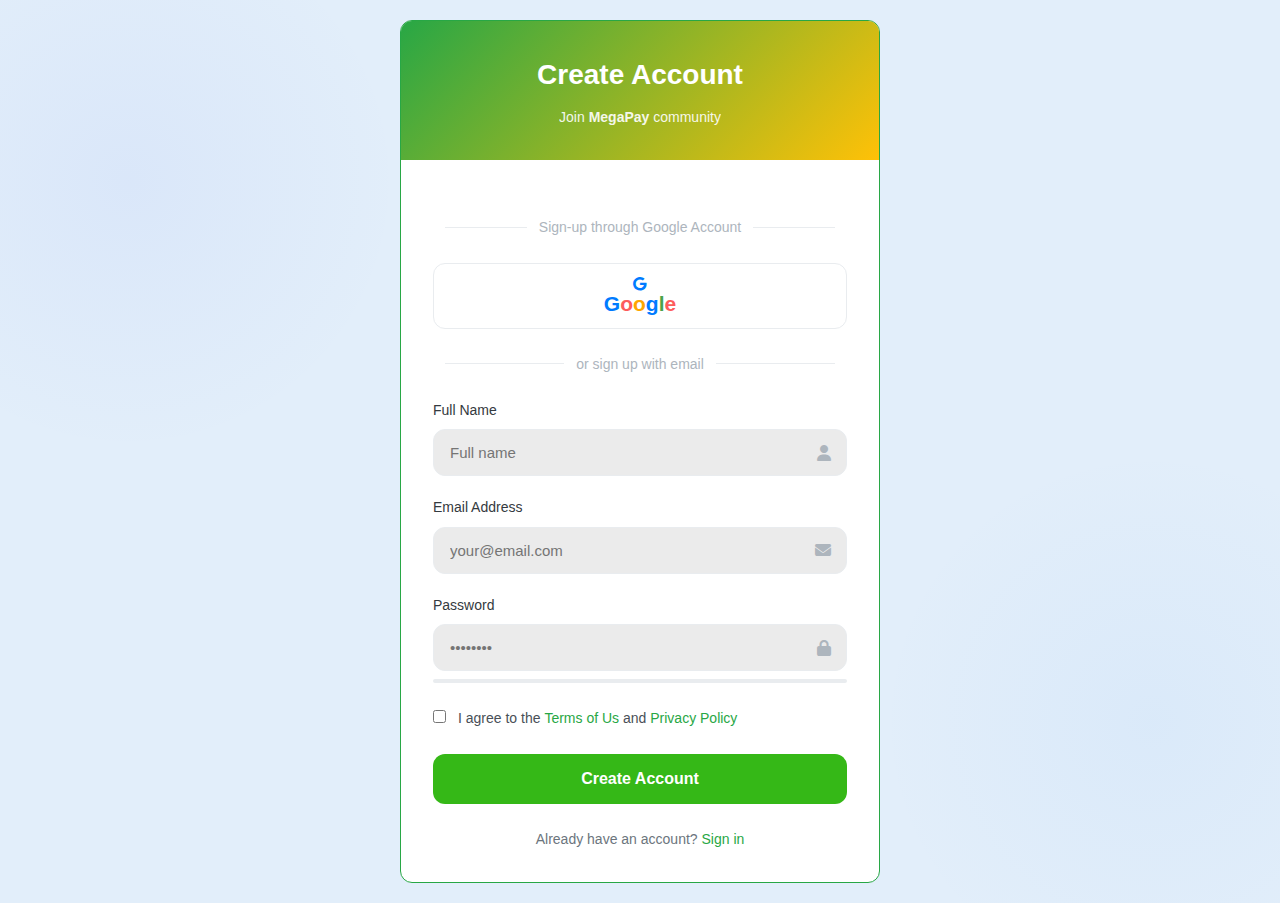
<file: sign-up.html>
<!DOCTYPE html>
<html lang="en">
<head>
    <meta charset="UTF-8">
    <meta name="viewport" content="width=device-width, initial-scale=1.0">
    <link rel="stylesheet" href="sign-up.css">
    <link rel="stylesheet" href="style.css">
    <!-- Fonts & Icons -->
    <link rel="preconnect" href="https://fonts.googleapis.com">
    <link rel="preconnect" href="https://fonts.gstatic.com" crossorigin>
    <link href="https://fonts.googleapis.com/css2?family=Poppins:wght@300;400;500;600;700&display=swap" rel="stylesheet">
    <link rel="stylesheet" href="https://cdnjs.cloudflare.com/ajax/libs/font-awesome/6.4.0/css/all.min.css">
    <title>megapay.site | Sign Up</title>
    
</head>
<body>
    <div class="signup-container">
        <div class="signup-header">
            <h1>Create Account</h1>
            <p>Join <a href="index.html" class="under"><b>MegaPay</b></a> community</p>
        </div>
        
        <div class="signup-body">
            <label for="Google" class="divider">Sign-up through Google Account</label>
            <div class="social-login">
                <a href="" class="google social-btn" >
                    <button class="social-btn-tty google" id="Google">
                      <i class="fab fa-google"></i>
                     <h2>G<span style="color: rgb(253, 92, 92);">o</span><span style="color: orange;">o</span>g<span style="color:rgb(74, 163, 74) ;">l</span><span style="color:  rgb(253, 92, 92);">e</span></h2>
                    </button>
                </a>
                
            </div>
            
            <div class="divider">or sign up with email</div>
            
            <form id="signupForm">
                <div class="form-group">
                    <label for="fullname">Full Name</label>
                    <div class="input-field">
                        <input type="text" id="fullname" name="fullname" placeholder="Full name">
                        <i class="fas fa-user input-icon"></i>
                    </div>
                    <div class="error-message" id="name-error">Please enter your full name</div>
                </div>
                
                <div class="form-group">
                    <label for="email">Email Address</label>
                    <div class="input-field">
                        <input type="email" id="email" name="email" placeholder="your@email.com">
                        <i class="fas fa-envelope input-icon"></i>
                    </div>
                    <div class="error-message" id="email-error">Please enter a valid email address</div>
                </div>
                
                <div class="form-group">
                    <label for="password">Password</label>
                    <div class="input-field">
                        <input type="password" id="password" name="password" placeholder="••••••••">
                        <i class="fas fa-lock input-icon"></i>
                    </div>
                    <div class="password-strength">
                        <div class="strength-meter" id="strength-meter"></div>
                    </div>
                    <div class="error-message" id="password-error">Password must be at least 6 characters</div>
                </div>
                
                <div class="terms">
                    <input type="checkbox" id="terms" name="terms">
                    <label for="terms">I agree to the <a href="term.html">Terms of Us</a> and <a href="privacy.html">Privacy Policy</a></label>
                </div>
                <div class="error-message" id="terms-error">You must accept the terms and conditions</div>
                <!--action-->
                
                <button type="submit"  class="signup-button">Create Account</button>
            </form>
            
            <div class="signup-footer">
                Already have an account? <a href="register.html">Sign in</a>
            </div>
        </div>
    </div>

    <script>
        document.addEventListener('DOMContentLoaded', function() {
            const form = document.getElementById('signupForm');
            const passwordInput = document.getElementById('password');
            const strengthMeter = document.getElementById('strength-meter');
            
            // Password strength indicator
            passwordInput.addEventListener('input', function() {
                const password = this.value;
                let strength = 0;
                
                // Check password length
                if (password.length >= 6) strength += 1;
                if (password.length >= 12) strength += 1;
                
                // Check for mixed case
                if (password.match(/([a-z].*[A-Z])|([A-Z].*[a-z])/)) strength += 1;
                
                // Check for numbers
                if (password.match(/([0-9])/)) strength += 1;
                
                // Check for special chars
                if (password.match(/([!,%,&,@,#,$,^,*,?,_,~])/)) strength += 1;
                
                // Update strength meter
                strengthMeter.className = 'strength-meter';
                
                if (password.length === 0) {
                    strengthMeter.style.width = '0%';
                } else if (strength <= 2) {
                    strengthMeter.classList.add('weak');
                } else if (strength === 3) {
                    strengthMeter.classList.add('medium');
                } else {
                    strengthMeter.classList.add('strong');
                }
            });
            
            // Form validation
            form.addEventListener('submit', function(e) {
                e.preventDefault();
                
                // Get form values
                const fullname = document.getElementById('fullname').value.trim();
                const email = document.getElementById('email').value.trim();
                const password = document.getElementById('password').value.trim();
                const terms = document.getElementById('terms').checked;
                
                // Reset error messages
                document.querySelectorAll('.error-message').forEach(el => {
                    el.style.display = 'none';
                });
                
                // Validate form
                let isValid = true;
                const emailRegex = /^[^\s@]+@[^\s@]+\.[^\s@]+$/;
                
                // Name validation
                if (!fullname) {
                    document.getElementById('name-error').style.display = 'block';
                    isValid = false;
                }
                
                // Email validation
                if (!email) {
                    document.getElementById('email-error').textContent = 'Email is required';
                    document.getElementById('email-error').style.display = 'block';
                    isValid = false;
                } else if (!emailRegex.test(email)) {
                    document.getElementById('email-error').textContent = 'Please enter a valid email address';
                    document.getElementById('email-error').style.display = 'block';
                    isValid = false;
                }
                
                // Password validation
                if (!password) {
                    document.getElementById('password-error').textContent = 'Password is required';
                    document.getElementById('password-error').style.display = 'block';
                    isValid = false;
                } else if (password.length < 6) {
                    document.getElementById('password-error').textContent = 'Password must be at least 6 characters';
                    document.getElementById('password-error').style.display = 'block';
                    isValid = false;
                }
                
                // Terms validation
                if (!terms) {
                    document.getElementById('terms-error').style.display = 'block';
                    isValid = false;
                }
                
                // If form is valid, proceed with signup
                if (isValid) {
                    // Here you would typically send the data to a server
                    console.log('Signup submitted:', { fullname, email, password, terms });
                    
                    // Show success message (in a real app, you would redirect or show a proper message)
                    alert('Account created successfully !');
                    
                    // Reset form
                    this.reset();
                    strengthMeter.style.width = '0%';
                }
            });
            
            // Hide errors when user starts typing
            document.getElementById('fullname').addEventListener('input', function() {
                document.getElementById('name-error').style.display = 'none';
            });
            
            document.getElementById('email').addEventListener('input', function() {
                document.getElementById('email-error').style.display = 'none';
            });
            
            document.getElementById('password').addEventListener('input', function() {
                document.getElementById('password-error').style.display = 'none';
            });
            
            document.getElementById('terms').addEventListener('change', function() {
                document.getElementById('terms-error').style.display = 'none';
            });
        });
    </script>
</body>
</html>
</file>
<file: sign-up.css>
/*:root {
           
            
            --secondary: #3f37c9;
            --dark: #1a1a2e;
            --light: #f8f9fa;
            --success: #4cc9f0;
            --danger: #f72585;
            --warning: #f8961e;
            --border-radius: 12px;
            --box-shadow: 0 8px 24px rgba(0, 0, 0, 0.1);
            --transition: all 0.3s cubic-bezier(0.25, 0.8, 0.25, 1);
        }*/
        :root {   
    --primary-light: #359b3a;
    --blue: #007bff;
    --indigo: #6610f2;
    --purple: #6f42c1;
    --red: #dc3545;
    --warning: #f8961e;
    --ppmary: #4CAF50;
    --primary-dark: #388E3C;
    --danger: #f72585;
    --yellow: #ffc107;
    --green: #28a745;
    --cyan: #17a2b8;
    --white: #fff;
    --gray: #6c757d;
    --gray-dark: #343a40;
    --primary: #007bff;
    --secondary: #6c757d;
    --success: #28a745;
    --info: #35b817;
    --warning: #ffc107;
    --danger: #dc3545;
    --light: #e2eefa;
    --dark: #343a40;
    --border-radius: 12px;
    --breakpoint-xs: 0;
    --breakpoint-sm: 576px;
    --breakpoint-md: 768px;
    --breakpoint-lg: 992px;
    --breakpoint-xl: 1200px; 
    --transition: all 0.3s cubic-bezier(0.25, 0.8, 0.25, 1);
    --font-family-sans-serif: -apple-system, BlinkMacSystemFont, "Segoe UI", Roboto, "Helvetica Neue", Arial, "Noto Sans", sans-serif, "Apple Color Emoji", "Segoe UI Emoji", "Segoe UI Symbol", "Noto Color Emoji";}
 


        * {
            margin: 0;
            padding: 0;
            box-sizing: border-box;
            font-family: 'Inter', -apple-system, BlinkMacSystemFont, sans-serif;
        }

        body {
            background-color: var(--light);
            display: flex;
            justify-content: center;
            align-items: center;
            min-height: 100vh;
            background-image: 
                radial-gradient(circle at 10% 20%, rgba(67, 97, 238, 0.05) 0%, transparent 20%),
                radial-gradient(circle at 90% 80%, rgba(72, 149, 239, 0.05) 0%, transparent 20%);
        }

        .signup-container {
            width: 100%;
            max-width: 480px;
            border: solid 1px var(--success);
            background-color: white;
            border-radius: 12px;
            box-shadow: var(--box-shadow);
            overflow: hidden;
            margin: 20px;
          animation: fadeIn 0.5s ease-in-out;
        }
 @keyframes fadeIn {
            from { opacity: 0; transform: translateY(-20px); }
            to { opacity: 1; transform: translateY(0); }
        }

        .signup-header {
            padding: 32px;
            background: linear-gradient(135deg, var(--success), var(--warning));
            color: white;
            text-align: center;
        }

        .signup-header h1 {
            font-size: 28px;
            font-weight: 700;
            margin-bottom: 8px;
        }

        .signup-header p {
            opacity: 0.9;
            font-size: 14px;
        }

        .signup-body {
            padding: 32px;
        }

        .social-login {
            display: flex;
            gap: 16px;
            margin-bottom: 24px;
        }

        .social-btn {
            flex: 1;
            padding: 12px;
            border-radius: var(--border-radius);
            border: 1px solid #e9ecef;
            background: white;
            display: flex;
            align-items: center;
            justify-content: center;
            gap: 8px;
            font-size: 14px;
            font-weight: 500;
            cursor: pointer;
            transition: var(--transition);
        }
        .social-btn-tty{
            border: transparent;
            background-color: white;
            font-size: 14px;
            font-weight: 500;
            cursor: pointer;
            transition: var(--transition);
        }

        .social-btn:hover {
            background-color: #f8f9fa;
            transform: translateY(-2px);
        }

        .social-btn-tty.google { color: #007bff; }
        
        .divider {
            display: flex;
            align-items: center;
            margin: 24px 0;
            color: #adb5bd;
            font-size: 14px;
        }
         .terms input {
            margin-right: 0.5rem;
            accent-color: var(--info);
        }

        .divider::before, .divider::after {
            content: "";
            flex: 1;
            height: 1px;
            background: #e9ecef;
            margin: 0 12px;
        }
        .under:hover{
            text-decoration: underline;
        }

        .form-group {
            margin-bottom: 20px;
            position: relative;
        }

        .form-group label {
            display: block;
            margin-bottom: 8px;
            font-size: 14px;
            font-weight: 500;
            color: var(--dark);
        }

        .input-field {
            position: relative;
        }

        .input-field input {
            width: 100%;
            padding: 14px 16px;
            border: 1px solid #e9ecef;
            border-radius: var(--border-radius);
            font-size: 15px;
            transition: var(--transition);
            background-color: #ebebeb;
        }

        .input-field input:focus {
            border-color: var(--primary-light);
            box-shadow: 0 0 0 3px rgba(67, 97, 238, 0.1);
            outline: none;
            background-color: white;
        }

        .input-field i {
            position: absolute;
            right: 16px;
            top: 50%;
            transform: translateY(-50%);
            color: #adb5bd;
            font-size: 16px;
        }

        .password-strength {
            height: 4px;
            background-color: #e9ecef;
            border-radius: 2px;
            margin-top: 8px;
            overflow: hidden;
        }

        .strength-meter {
            height: 100%;
            width: 0%;
            background-color: var(--danger);
            transition: var(--transition);
        }

        .error-message {
            color: var(--danger);
            font-size: 12px;
            margin-top: 6px;
            display: none;
        }

        .terms {
            display: flex;
            align-items: flex-start;
            margin: 24px 0;
            font-size: 14px;
            color: #495057;
        }

        .terms input {
            margin-right: 12px;
            margin-top: 3px;
        }

        .terms a {
            color: var(--success);
            text-decoration: none;
            font-weight: 500;
        }
         .terms a:hover{
            text-decoration: underline;
         }

        .signup-button {
            width: 100%;
            padding: 16px;
            background: linear-gradient(135deg, var(--info), var(--info));
            border: none;
            border-radius: var(--border-radius);
            color: white;
            font-size: 16px;
            font-weight: 600;
            cursor: pointer;
            transition: var(--transition);
        }

        .signup-button:hover {
            transform: translateY(-2px);
            background: linear-gradient(135deg, var(--primary-dark), var(--ppmary));
            box-shadow: 0 6px 12px rgba(67, 97, 238, 0.2);
        }

        .signup-footer {
            text-align: center;
            margin-top: 24px;
            font-size: 14px;
            color: #6c757d;
        }
        .signup-footer a:hover{
            text-decoration: underline;
        }

        .signup-footer a {
            color: var(--success);
            text-decoration: none;
            font-weight: 500;
        }

        /* Password strength indicator colors */
        .weak { background-color: var(--danger) !important; width: 30% !important; }
        .medium { background-color: var(--warning) !important; width: 60% !important; }
        .strong { background-color: var(--success) !important; width: 100% !important; }

        /* Responsive adjustments */
        @media (max-width: 576px) {
            .signup-header, .signup-body {
                padding: 24px;
            }
            
            .social-login {
                flex-direction: column;
            }
        }
</file>
<file: style.css>
:root {   
    --blue: #007bff;
    --indigo: #6610f2;
    --purple: #6f42c1;
    --red: #dc3545;
    --orange: #fd7e14;
    --yellow: #ffc107;
    --green: #28a745;
    --cyan: #17a2b8;
    --white: #fff;
    --gray: #6c757d;
    --gray-dark: #343a40;
    --primary: #007bff;
    --secondary: #6c757d;
    --success: #28a745;
    --info: #35b817;
    --warning: #ffc107;
    --danger: #dc3545;
    --light: #e2eefa;
    --dark: #343a40;
    --breakpoint-xs: 0;
    --breakpoint-sm: 576px;
    --breakpoint-md: 768px;
    --breakpoint-lg: 992px;
    --breakpoint-xl: 1200px;
    --font-family-sans-serif: -apple-system, BlinkMacSystemFont, "Segoe UI", Roboto, "Helvetica Neue",
     Arial, "Noto Sans", sans-serif, "Apple Color Emoji", "Segoe UI Emoji", "Segoe UI Symbol", "Noto Color Emoji";
}
 

/* Base Styles */
* {
    margin: 0;
    padding: 0;
    box-sizing: border-box;
}


html {
    scroll-behavior: smooth;
}

body {
    font-family: var(--font-family-sans-serif);
    color: var(--gray-dark);
    background-color: var(--light);
    line-height: 1.6;
    overflow-x: hidden;
}

a {
    text-decoration: none;
    color: inherit;
}

img {
    max-width: 100%;
    height: auto;
}

.container, .container-fluid {
    width: 100%;
    padding-right: 15px;
    padding-left: 15px;
    margin-right: auto;
    margin-left: auto;
}

@media (min-width: 576px) {
    .container {
        max-width: 540px;
    }
}

@media (min-width: 768px) {
    .container {
        max-width: 720px;
    }
}

@media (min-width: 992px) {
    .container {
        max-width: 960px;
    }
}

@media (min-width: 1200px) {
    .container {
        max-width: 1140px;
    }
}

.row {
    display: flex;
    flex-wrap: wrap;
    margin-right: -15px;
    margin-left: -15px;
}

.col-14{
    position: absolute;
    padding-right: 15px;
    padding-bottom: 18px;
    padding-left: 15px;
}
.col-12, .col-lg-6, .col-lg-4, .col-lg-8, .col-md-6, .col-md-4, .col-sm-6 {
    position: relative;
    width: 100%;
    padding-right: 15px;
    padding-bottom: 18px;
    padding-left: 15px;
}

@media (min-width: 768px) {
    .col-md-4 {
        flex: 0 0 33.333333%;
        max-width: 33.333333%;
    }
    .col-md-6 {
        flex: 0 0 50%;
        max-width: 50%;
    }
}

@media (min-width: 992px) {
    .col-lg-4 {
        flex: 0 0 33.333333%;
        max-width: 33.333333%;
    }
    .col-lg-6 {
        flex: 0 0 50%;
        max-width: 50%;
    }
    .col-lg-8 {
        flex: 0 0 66.666667%;
        max-width: 66.666667%;
    }
}

.text-center {
    text-align: center;
}

.mb-4, .mb-5 {
    margin-bottom: 1.5rem;
}
.mb-5 {
    margin-bottom: 3rem;
}

.mt-3 {
    margin-top: 1rem;
}

.shadow {
    box-shadow: 0 0.5rem 1rem rgba(0, 0, 0, 0.15) !important;
}


/* Hero Section */
.hero-section {
    padding: 120px 0 80px;
    background: linear-gradient(135deg, var(--white) 0%, var(--white) 100%);
}

.hero-title-wrapper h1 {
    font-size: 2.5rem;
    font-weight: 700;
    color: var(--dark);
    margin-bottom: 20px;
    line-height: 1.3;
}

.hero-intro-t {
    font-size: 1.1rem;
    color: var(--gray);
    margin-bottom: 15px;
    line-height: 1.6;
}

.hero-cta-wrapper {
    margin-top: 30px;
}

.c-btn {
    display: inline-flex;
    align-items: center;
    padding: 12px 35px;
    text-align: center;
    background-color: var(--info);
    color: var(--white);
    border-radius: 25px;
    font-weight: 500;
    transition: all 0.3s;
}

.c-btn:hover {
    background-color: var(--success);
    color:var(--white);
    transform: translateY(-3px);
    box-shadow: 0 5px 15px rgba(78, 148, 84, 0.597);
}

.c-btn span.material-symbols-outlined {
    margin-left: 5px;
    font-size: 20px;
}

.c-btn-a {
    background-color:#0a0a0a;
    border-radius: 30px;
    width: 250px;
    text-align: center;
    color:var(--white);
}

.c-btn-a:hover {
    background-color: var(--white);
    border-radius: 30px;
    width: 250px;
    text-align: center;
    text-decoration: none;
    color:#0a0a0a;
}

.hero-images-container {
    position: relative;
    height: 100%;
    min-height: 400px;
}

.img-fluid{
    box-shadow: none;
}

.hero-image-l, .hero-image-r {
    position: absolute;
}

.hero-image-l {
    left: 0;
    top: 0;
}

.hero-image-r {
    right: 0;
    bottom: 0;

}
/* .hero-image-r img{
    animation: infinite shake 0.3s;
    animation-duration: 1.5s;
    transform: translate(-90deg);
}
@keyframes  shake {
    0%{ 
        transform: translate(-180deg);

    }
    50%{
        transform: translate(90deg);
    }
    100%{
        transform: translate(360deg);
    }
} */
 .mm-mm-m1{
    animation: shake 3.5s infinite;


 }
.hero-image-r img {
    animation: shake 1.5s infinite;
}

@keyframes shake {
    0% { transform: translateX(0); }
    10% { transform: translateX(-5px); }
    20% { transform: translateX(5px); }
    30% { transform: translateX(-5px); }
    40% { transform: translateX(5px); }
    50% { transform: translateX(-5px); }
    60% { transform: translateX(5px); }
    70% { transform: translateX(-5px); }
    80% { transform: translateX(5px); }
    90% { transform: translateX(-5px); }
    100% { transform: translateX(0); }
}
/* Container holding both image blocks */
.hero-images-container {
    display: flex;
    justify-content: center;
    align-items: flex-end;
    gap: 20px;
    width: 80%; /* Reduced width */
    margin: 0 auto;
    position: relative;
}

/* Left image container - smaller */
.hero-image-l {
    position: relative;
    z-index: 1;
    flex: 0 0 40%; /* Shrink it down */
}

.hero-img-l {
    width: 100%;
    max-width: 100%;
    height: auto;
    display: block;
}

/* Right image container - V shape on top */
.hero-image-r {
    position: absolute;
    top: 0;
    left: 0;
    width: 100%;
    height: 100%;
    z-index: 2;
    pointer-events: none;

    display: flex;
    justify-content: center;
    align-items: flex-end;
    gap: 10px;
}

/* Reduce and angle the images in V */
.hero-image-r img {
    width: 60%; /* Smaller, cleaner size */
    max-width: 170px;
    height: auto;
    display: block;
    animation: float 3s ease-in-out infinite;
    transform-origin: bottom center;
}

.hero-image-r img:first-child {
    transform: rotate(-12deg);
}

.hero-image-r img:last-child {
    transform: rotate(12deg);
}

/* Floating animation */
@keyframes float {
    0%, 100% {
        transform: translateY(0) rotate(var(--angle, 0));
    }
    50% {
        transform: translateY(-8px) rotate(var(--angle, 0));
    }
}

/* Start Now Section */
.content-section {
    padding: 80px 0;
}

.s-bg-secondary {
    background-color: var(--light);
}

.section-title-wrapper {
    margin-bottom: 50px;
}

.section-title {
    font-size: 2rem;
    font-weight: 700;
    color: var(--dark);
    position: relative;
    display: inline-block;
}

.section-title.text-center {
    display: block;
}

.section-title:after {
    content: '';
    position: absolute;
    bottom: -10px;
    left: 0;
    width: 50px;
    height: 3px;
    background-color: var(--orange);
}

.text-center.section-title:after {
    left: 50%;
    transform: translateX(-50%);
}

/*.start-now-col {
    background-color: var(--white);
    border-radius: 10px;
    padding: 30px;
    height: 100%;
    box-shadow: 0 5px 15px rgba(0, 0, 0, 0.05);
    transition: all 0.3s;
}*/


.snc-icon-w {
    margin-bottom: 20px;
}

.snc-icon-w-i {
    width: 70px;
    height: 70px;
    border-radius: 30%;
    display: flex;
    border: #28a745 2px solid;
    align-items: center;
    justify-content: center;
}

.snc-icon {
    max-width: 30px;
}


.snc-title {

    font-size: 1.3rem;
    font-weight: 600;
    color:#0a0a0a;
    margin-bottom: 15px;
}
.snc-link:hover{
    text-decoration: none;
}

.snc-text {
    color: var(--gray);
    margin-bottom: 20px;
    line-height: 1.6;
}


.snc-cta {
    display: inline-flex;
    align-items: center;
    color: var(--info);
    font-weight: 500;
    transition: all 0.3s;
    
}

.snc-cta:hover {
    color: var(--white);
    background-color:var(--success);
    padding-left: 5px;
    padding-top:1px ;
    padding-bottom:1px ;
    border-radius: 20px;
    padding-right:5px ;
    
    transform: translateX(5px);
}

.snc-cta span.material-symbols-outlined {
    margin-left: 5px;
    font-size: 18px;
}

/* Banners Section */
.banners-section {
    background-color: var(--white);
    padding-bottom: 80px;
}

.fe-banner-card {
    position: relative;
    border-radius: 10px;
    padding: 30px;
    height: 100%;
    min-height: 200px;
    overflow: hidden;
    color: var(--white);
}

.fe-banner-card-g {
    border: #28a745 2px solid;
    height: 117%;
    background-color: var(--light);
    color : var(--success);
   /* background: linear-gradient(135deg, var(--dark) 0%, var(--dark) 100%);*/
}

.fe-banner-card-p {
    background: linear-gradient(135deg, var(--info) 0%, var(--info) 100%);
    
}
.fe-banner-card-p1{
    background: linear-gradient(135deg, var(--white) 0%, var(--white) 100%);

}

.fe-banner-card-b {
    background: linear-gradient(135deg, var(--gray-dark) 0%, var(--gray-dark) 100%);
}

.fe-banner-card-r {
    background: linear-gradient(135deg, var(--danger) 0%, var(--danger) 100%);
}

.fbcg-s-1 {
    display: block;
    font-size: 1rem;
    font-weight: 600;
    background-color: #35b817;
    padding: 2px;
    width: 80px;
    text-align: center;
    border-radius: 20px;
    color: var(--white);
    margin-bottom: 5px;
    opacity: 0.8;
}

.fbcg-s-2 {
    display: block;
    font-size: 1.9rem;
    font-weight: 750;
    text-align: center;
    margin-bottom: 10px;
}

.fbcg-s-3 {
    display: block;
    font-size: 1rem;
    margin-bottom: 20px;
    line-height: 1.5;
}

.banner-char {
    position: absolute;
    max-height: 150px;
}

.banner-char-1an-u {
    position: absolute;
    right: 20px;
    bottom: 20px;
    max-height: 120px;
}

.banner-char-3 {
    right: 20px;
    bottom: 20px;
}

.banner-char-4 {
    right: 20px;
    bottom: 20px;
}

/* How To Section */
.how-to-section {
    background-color: var(--white);
}

.how-to-an-u {
    border-radius: 10px;
    box-shadow: 0 10px 30px rgba(0, 0, 0, 0.1);
}

/* Support Section */
.support-section {
    background-color: var(--light);
    padding: 80px 0;
}

.box {
    border: #44af40 2px solid;
    border-radius: 10px;
    color: #f8f9fa;
    gap: 19%;
    padding: 30px;
    height: 100%;
    transition: all 0.3s;
}
.section-title{
    color:var(--success);
}

.box-title {
    font-size: 1.3rem;
    font-weight: 600;
    color: var(--success);
}

.box-description {
    color: var(--gray);
    line-height: 1.6;
}

/* FAQ Section */
.testemonials-section {
    background-color: var(--light);
}

.accordion {
    width: 100%;
}

.faq-item {
    margin-bottom: 15px;
    border-radius: 5px;
    overflow: hidden;
    background-color: var(--light);
}

.faq-question {
    padding: 15px 20px;
    display: flex;
    align-items: center;
    cursor: pointer;
    background-color: var(--info);
    border-bottom: 1px solid var(--light);
}

.faq-question h4 {
    flex: 1;
    margin: 0;
    text-align: center;
    font-size: 1.0rem;
    color: var(--white);
}

.icon {
    display: inline-flex;
    align-items: center;
    justify-content: center;
    width: 25px;
    height: 25px;
    background-color: var(--success);
    color: var(--white);
    border-radius: 50%;
    margin-right: 15px;
    font-weight: bold;
    font-size: 0.9rem;
}

.toggle-icon {
    font-size: 1.5rem;
    font-weight: bold;
    transition: transform 0.3s;
}

.faq-answer {
    max-height: 0;
    overflow: hidden;
    transition: max-height 0.3s ease-out;
    background-color: var(--white);
}

.faq-answer p {
    padding: 20px;
    margin: 0;
    color: var(--gray);
    line-height: 1.6;
}

.faq-item.active .faq-answer {
    max-height: 500px;
}

.faq-item.active .toggle-icon {
    transform: rotate(45deg);
}

/* Testimonials Section */
.testemonials-card {
    position: relative;
    background-color: var(--white);
    border-radius: 10px;
    padding: 30px;
    height: 100%;
    color: var(--white);
    overflow: hidden;
}

.testemonials-card-b {
    background: linear-gradient(135deg, var(--info) 0%, var(--info)100%);
    box-shadow: #343a40 2px solid;
    
}

.testemonials-card-mb {
    background: linear-gradient(135deg, var(--white) 0%, var(--white) 100%);
    box-shadow: #343a40 2px solid;
}
.bb-house1{
    color: #111111;
    font-size: medium;
}
.bb-house2{
    color: #343a40;
}

.tc-hover:hover {
    transform: translateY(-10px);
    box-shadow: 0 15px 30px rgba(0, 0, 0, 0.2);
}

.testemonials-text {
    font-size: 1.1rem;
    line-height: 1.6;
    margin-bottom: 20px;
    position: relative;
    z-index: 2;
}

.testemonial-user-wrapper {
    display: flex;
    align-items: center;
    position: relative;
    z-index: 3;
}

.testemonial-user-left {
    margin-right: 15px;
}

.test-u-img {
    width: 50px;
    height: 50px;
    border-radius: 50%;
    object-fit: cover;
    border: 2px solid var(--white);
}

.testemonial-username {
    font-weight: 600;
    margin-bottom: 3px;
}

.testemonial-level {
    font-size: 0.9rem;
    opacity: 4.8;
}

.testemonials-char-img {
    position: absolute;
    right: 20px;
    bottom: 20px;
    max-height: 100px;
    opacity: 5.3;
    z-index: 2;
}

/* Bonus Section */
.bonus-section {
    background: linear-gradient(135deg, var(--info) 0%, var(--info) 100%);
    color: var(--white);
    padding: 80px 0;
    position: relative;
    overflow: hidden;
}

.bonus-wrapper {
    position: relative;
    text-align: center;
    padding: 60px 20px;
    border-radius: 10px;
    z-index: 2;
}

.bonus-img-l {
    position: absolute;
    left: 0;
    top: 0;
    max-height: 300px;
    z-index: 1;
    opacity: 0.4;
}

.bonus-img-r {
    position: absolute;
    right: 0;
    bottom: 0;
    max-height: 250px;
    z-index: 1;
    opacity: 0.5;
}

.bonus-l-1 a {
    display: inline-block;
    padding: 5px 10px;
    background-color: var(--white);
    color: var(--success);
    border-radius: 30px;
    font-weight: 600;
    margin-bottom: 15px;
    transition: all 0.3s;
}

.bonus-l-1 a:hover {
    transform: translateY(-3px);
    box-shadow: 0 5px 15px rgba(255, 255, 255, 0.3);
}

.bonus-l-2 {
    font-size: 1.5rem;
    font-weight: 600;
    margin-bottom: 10px;
}
.bb-bm-bb {
text-align: center;
}
.bb-bm-bb:hover{
color: var(--info);
}

.bonus-l-3 {
    font-size: 3rem;
    font-weight: 700;
    margin-bottom: 10px;
    color: var(--white);
    text-shadow: 0 3px 6px rgba(0, 0, 0, 0.2);
}

.bonus-l-4 {
    font-size: 1.2rem;
    margin-bottom: 30px;
    opacity: 0.9;
}

/* Footer */
.footer {
    background-color:#111111;
    color: var(--white);
    padding: 60px 0 20px;
}

.footer-brand-img {
    max-height: 40px;
    margin-bottom: 15px;
}

.footer-about {
    margin-bottom: 20px;
    opacity: 0.8;
}

.footer-app-nav {
    display: flex;
    margin-bottom: 30px;
}

.footer-app-nav-col {
    margin-right: 15px;
    text-align: center;
}

.footer-app-nav-col-item {
    width: 40px;
    height: 40px;
    background-color: #795a5a1a;
    border-radius: 50%;
    display: flex;
    align-items: center;
    justify-content: center;
    margin-bottom: 5px;
    cursor: pointer;
    transition: all 0.3s;
}

.footer-app-nav-col-item span {
    font-size: 20px;
}

.fanci-cs {
    font-size: 0.7rem;
    opacity: 0.7;
}

.footer-col-title {
    font-size: 1.2rem;
    font-weight: 600;
    margin-bottom: 20px;
    position: relative;
    padding-bottom: 10px;
}

.footer-col-title:after {
    content: '';
    position: absolute;
    bottom: 0;
    left: 0;
    width: 40px;
    height: 2px;
    background-color: var(--orange);
}

.footer-col-nav {
    list-style: none;
    padding: 0;
    margin: 0;
}

.footer-col-nav li {
    margin-bottom: 10px;
    display: flex;
    align-items: center;
}

.footer-col-nav li i {
    margin-right: 8px;
    color: var(--primary);
}

.footer-col-nav li a {
    color: var(--gray);
    transition: all 0.3s;
}

.footer-col-nav li a:hover {
    color: var(--white);
    padding-left: 5px;
}

.footer-copyright {
    margin-top: 50px;
    padding-top: 20px;
    border-top: 1px solid rgba(255, 255, 255, 0.1);
    text-align: center;
    font-size: 0.9rem;
    opacity: 0.7;
}

/* Responsive Styles */
@media (max-width: 991.98px) {
    .header-menu-wrapper {
        display: none;
    }
    
    .hearder-cta-wrapper {
        margin-left: auto;
        margin-right: 15px;
    }
    
    .toggle-button {
        display: block;
    }
    
    .mobile-menu-container.active {
        left: 0;
    }
    
    .hero-section {
        padding: 100px 0 60px;
    }
    
    .hero-title-wrapper h1 {
        font-size: 2rem;
    }
    
    .content-section {
        padding: 60px 0;
    }
}

@media (max-width: 767.98px) {
    .hero-section {
        padding: 80px 0 40px;
    }
    
    .hero-title-wrapper h1 {
        font-size: 1.8rem;
    }
    
    .section-title {
        font-size: 1.5rem;
    }
    
    .footer-col-m {
        margin-bottom: 30px;
    }
}

@media (max-width: 575.98px) {
    .hero-section {
        padding: 70px 0 30px;
    }
    
    .hero-title-wrapper h1 {
        font-size: 1.6rem;
    }
    
    .c-btn {
        padding: 10px 20px;
    }
    
    .start-now-col {
        padding: 20px;
    }
}

/* Animation Classes */
.an {
    animation-duration: 1s;
    animation-fill-mode: both;
}

.l {
    animation-name: fadeInLeft;
}

.r {
    animation-name: fadeInRight;
}

.u {
    animation-name: fadeInUp;
}

@keyframes fadeInLeft {
    from {
        opacity: 0;
        transform: translateX(-50px);
    }
    to {
        opacity: 1;
        transform: translateX(0);
    }
}

@keyframes fadeInRight {
    from {
        opacity: 0;
        transform: translateX(50px);
    }
    to {
        opacity: 1;
        transform: translateX(0);
    }
}

@keyframes fadeInUp {
    from {
        opacity: 0;
        transform: translateY(50px);
    }
    to {
        opacity: 1;
        transform: translateY(0);
    }
}
</file>
